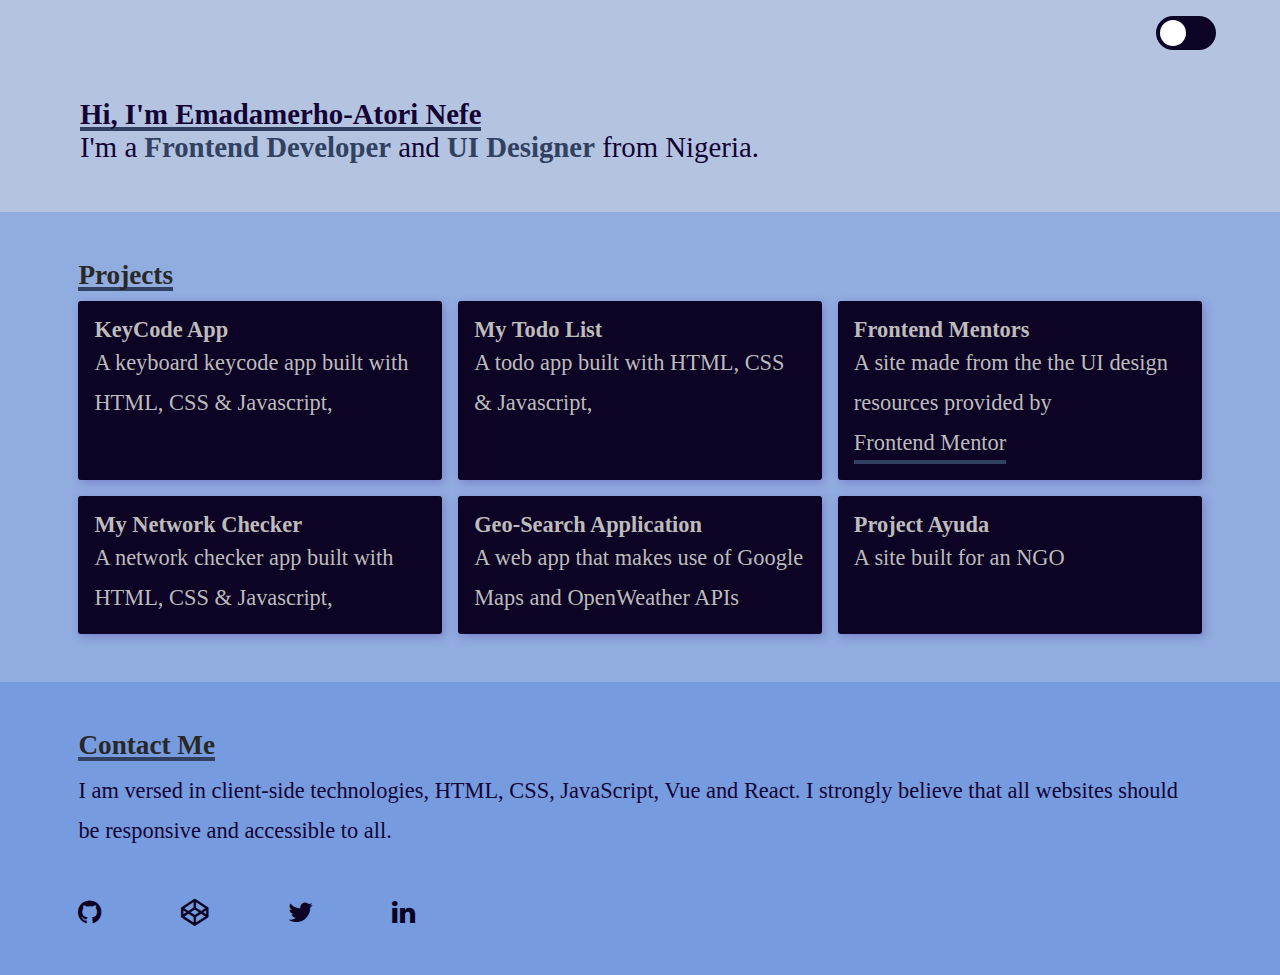
<file: index.html>
<!DOCTYPE html>
<html lang="en">
  <head>
    <meta charset="UTF-8" />
    <meta name="viewport" content="width=device-width, initial-scale=1.0" />
    <meta http-equiv="X-UA-Compatible" content="ie=edge" />
    <!-- <link
      href="https://fonts.googleapis.com/icon?family=Material+Icons"
      rel="stylesheet"
    /> -->
    <link
      rel="stylesheet"
      href="https://maxcdn.bootstrapcdn.com/font-awesome/4.6.3/css/font-awesome.min.css"
      type="text/css"
    />
    <link rel="stylesheet" href="style.css" />
    <title>Emadamerho Nefe - Frontend Web Developer</title>
  </head>
  <body>

    <!--==========HEADER SECTION==========-->
    <header>
      <div class="wrapper">
        <nav>
          <div class="theme-switch-wrapper">
            <label for="checkbox" class="theme-switch">
              <input type="checkbox" id="checkbox">
              <div class="slider round"></div>
            </label>
          </div>
        </nav>

        <!--ABOUT ME SECTION-->
        <section class="container about-section" >
          <div class="section-content">
            <h1>Hi, I'm Emadamerho-Atori Nefe</h1>
            <p class="about-me">
              I'm a<strong> Frontend Developer</strong> and <strong>UI Designer</strong> from Nigeria.
            </p>
          </div>
        </section>
      </div>
    </header>



    <main>
      <!--==========PROJECTS SECTION==========-->
      <section class="container project-section">
        <div class="wrapper">
            <h2>Projects</h2>
          <div class="section-content project-content">

            <!--KEYCODE APP-->
            <div class="project">
              <div class="project-details">
                <h3 class="project-title"> <a href="https://keyboard-keycode-app.netlify.com/?_ga=2.149416447.810850088.1569714023-2036527435.1567470034">KeyCode App</a></h3>
                <p>A keyboard keycode app built with HTML, CSS & Javascript,</p>
              </div>
            </div>

            <!--TOD0 APP-->
            <div class="project">
              <div class="project-details">
                <h3 class="project-title"> <a href="https://nefe-todo-app.netlify.com/?_ga=2.7344123.810850088.1569714023-2036527435.1567470034">My Todo List</a> </h3>
                <p>A todo app built with HTML, CSS & Javascript,</p>
              </div>
            </div>

            <!--FRONTEND MENTORS-->
            <div class="project">
              <div class="project-details">
                <h3 class="project-title"><a href="https://fe-mentor-site.netlify.com/">Frontend Mentors</a>
                </h3>
                <p>
                  A site made from the the UI design resources provided by
                  <a class="fe-mentor" href="https://www.frontendmentor.io/">Frontend Mentor</a>
                </p>
              </div>
            </div>

            <!--MY NETWORK CHECKER-->
            <div class="project">
              <div class="project-details">
                <h3 class="project-title"> <a href="https://naija-network-checker.netlify.com/">My Network Checker</a>
                </h3>
                <p>A network checker app built with HTML, CSS & Javascript,</p>
              </div>
            </div>


            <!--GEO SEARCH APP-->
            <div class="project">
              <div class="project-details">
                <h3 class="project-title"> <a href="https://nefejames.github.io/DevC-GeoSearch/">Geo-Search Application</a></h3>
                <p>A web app that makes use of Google Maps and OpenWeather APIs </p>
              </div>
            </div>


            <!--PROJECT AYUDA-->
            <div class="project">
              <div class="project-details">
                <h3 class="project-title"> <a href="https://nefejames.github.io/project-ayuda/">Project Ayuda</a></h3>
                <p>A site built for an NGO</p>
              </div>
            </div>
          </div>
        </div>
      </section>


      <!--==========CONTACT ME SECTION==========-->
      <section class="container contact-section">
        <div class="wrapper">
          <div class="contact-container section-content">
            <div class="contact-text">
              <h2>contact me</h1>
              <p>I am versed in client-side technologies, HTML, CSS, JavaScript, Vue and React. I strongly believe that all websites should be responsive and accessible to all.</p>

            </div>

            <!--Social Links-->
            <div class="links">
              <ul class="social-links">
                <li>
                  <a href="https://github.com/nefejames"><i class="fa fa-github"></i></a>
                </li>
                <li>
                  <a href="https://codepen.io/nefejames"><i class="fa fa-codepen"></i></a>
                </li>
                <li>
                  <a href="https://mobile.twitter.com/nefe_james"><i class="fa fa-twitter"></i></i></a>
                </li>
                <li>
                  <a href="https://www.linkedin.com/in/nefe-emadamerho-a0233bb7/"><i class="fa fa-linkedin"></i></i></a>
                </li>
              </ul>
            </div>
          </div>
        </div>
      </section>
    </main>

    <script src="script.js"></script>
  </body>
</html>
</file>
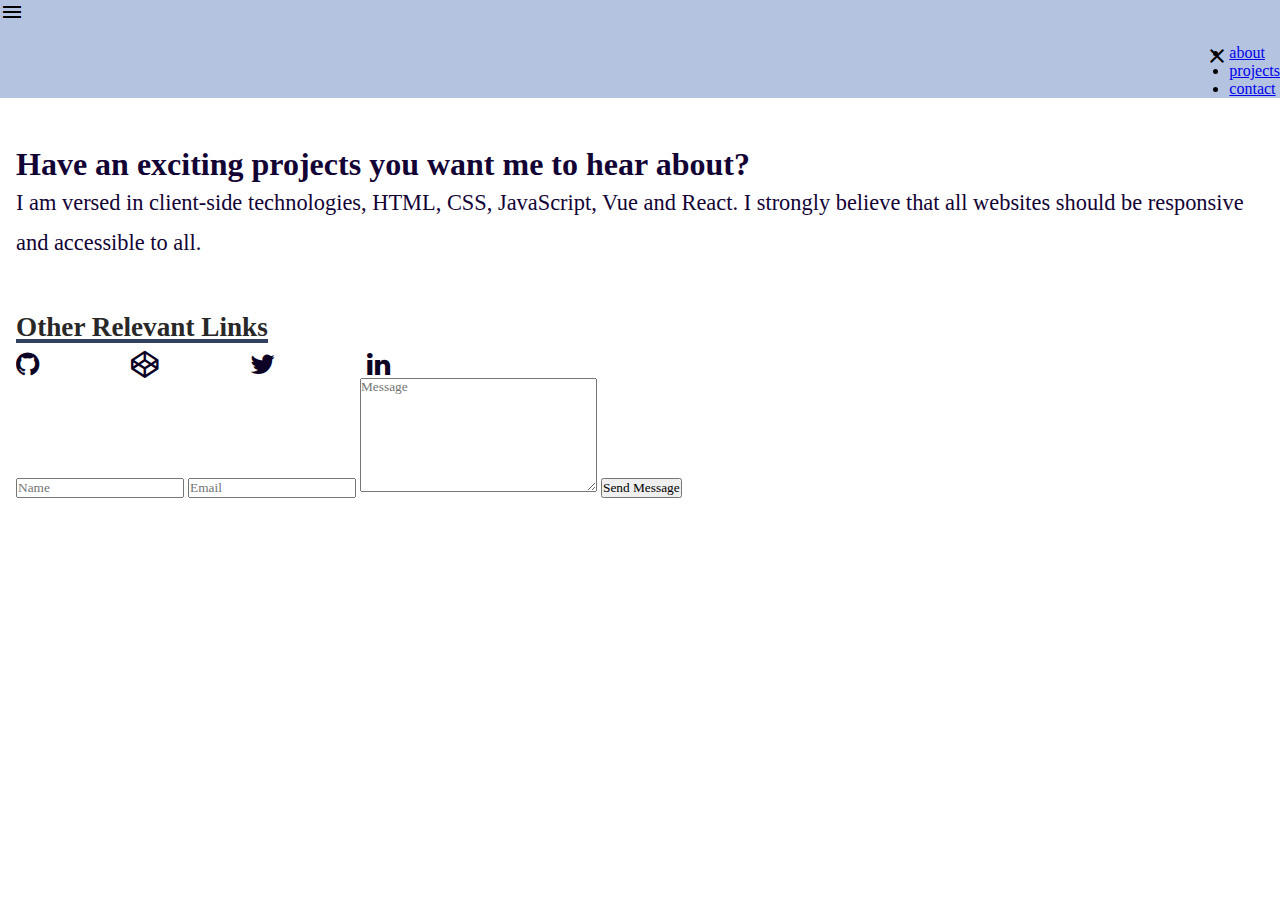
<file: contact.html>
<!DOCTYPE html>
<html lang="en">
  <head>
    <meta charset="UTF-8" />
    <meta name="viewport" content="width=device-width, initial-scale=1.0" />
    <meta http-equiv="X-UA-Compatible" content="ie=edge" />
    <link
      href="https://fonts.googleapis.com/icon?family=Material+Icons"
      rel="stylesheet"
    />
    <link
      rel="stylesheet"
      href="https://maxcdn.bootstrapcdn.com/font-awesome/4.6.3/css/font-awesome.min.css"
      type="text/css"
    />
    <link rel="stylesheet" href="style.css" />
    <title>Contact Me</title>
  </head>
  <body>
    <header>
      <i class="material-icons" id="burger">menu</i>
        <nav>
          <i class="material-icons" id="close-nav">ic_close</i>
          <ul>
            <li><a href="index.html">about</a></li>
            <li><a href="projects.html">projects</a></li>
            <li><a href="contact.html">contact</a></li>
          </ul>
        </nav>
    </header>

    <div class="container">
      <main class="contact-container">

        <div class="contact-text">
          <h1>Have an exciting projects you want me to hear about?</h1>
          <p>I am versed in client-side technologies, HTML, CSS, JavaScript, Vue and React. I strongly believe that all websites should be responsive and accessible to all.</p>
          <div class="links">
              <h2>Other relevant links</h2>
              <ul class="social-links">
                <li>
                  <a href="https://github.com/nefejames"><i class="fa fa-github"></i></a>
                </li>
                <li>
                  <a href="https://codepen.io/nefejames"><i class="fa fa-codepen"></i></a>
                </li>
                <li>
                  <a href="https://mobile.twitter.com/nefe_james"><i class="fa fa-twitter"></i></i></a>
                </li>
                <li>
                  <a href="https://www.linkedin.com/in/nefe-emadamerho-a0233bb7/"><i class="fa fa-linkedin"></i></i></a>
                </li>
              </ul>
          </div>
        </div>
        <div class="contact-form">
          <form action="">
            <input type="text" placeholder="Name">
            <input type="email" placeholder="Email">
            <textarea name="" id="" cols="30" rows="7" placeholder="Message"></textarea>
            <input type="submit" value="Send Message">
          </form>
        </div>
      </div>
    </main>
    <script src="script.js"></script>
  </body>
</html>
</file>
<file: style.css>
* {
  margin: 0;
  padding: 0;
  box-sizing: border-box;
  font-family: Poppins;
}

:root {
  --txt-clr: rgb(19, 3, 53);
  --body-bg-clr: #a1b7df;
  --heading-clr: rgb(41, 40, 40);
  --header-bg-clr: #b4c3e0;
  --box-shadow-clr: rgba(71, 37, 163, 0.3);
  --social-links-clr: var(--project-card-bg-clr);
  --slider-bg-clr: #0c0325;
  /* --about-bg-clr: #7c9ddb; */
  --projects-bg-clr: #91acdf;
  --project-card-bg-clr: #0c0325;
  --contacts-bg-clr: #769bdf;
  --strong-clr: #304161;
  --projects-txt-clr: rgb(190, 187, 187);
  --underline-clr: var(--strong-clr);
  --underline-txt-hover-clr: white;
}

[data-theme="dark"] {
  --txt-clr: #fff;
  --body-bg-clr: #404959;
  --heading-clr: var(--txt-clr);
  --header-bg-clr: #304161;
  --box-shadow-clr: #100236;
  --social-links-clr: var(--txt-clr);
  --slider-bg-clr: #bcc0e8;
  --strong-clr: #110433;
  /* --about-bg-clr: #0c0325; */
  --projects-bg-clr: #0c0325;
  --contacts-bg-clr: #070116;
  --project-card-bg-clr: #110433;
  --underline-clr: white;
  --underline-txt-hover-clr: var(--projects-bg-clr);
}

body {
  height: 100vh;
  display: flex;
  flex-direction: column;
}

.container {
  width: 100%;
  padding: 3rem 1rem;
}

h3,
p:not(.about-me) {
  font-size: 1.4rem;
}

h1,
p {
  color: var(--txt-clr);
}

/*HEADER SECTION STYLES*/
header {
  background: var(--header-bg-clr);
}

nav {
  display: flex;
  padding: 1rem 0 0 0;
  justify-content: flex-end;
}

.theme-switch-wrapper {
  display: flex;
  align-items: center;
}

.theme-switch {
  display: inline-block;
  height: 34px;
  position: relative;
  width: 60px;
}

.theme-switch input {
  display: none;
}

.slider {
  background: var(--slider-bg-clr);
  bottom: 0;
  cursor: pointer;
  left: 0;
  position: absolute;
  right: 0;
  top: 0;
  transition: 0.4s;
}

.slider::before {
  background: #fff;
  bottom: 4px;
  content: "";
  height: 26px;
  left: 4px;
  position: absolute;
  transition: 0.4s;
  width: 26px;
}

input:checked + .slider {
  background: var(--slider-bg-clr);
}

input:checked + .slider::before {
  transform: translateX(26px);
}

.slider.round {
  border-radius: 34px;
}

.slider.round::before {
  border-radius: 50%;
}

/*ABOUT SECTION STYLES*/
.about-section h1,
.about-section p {
  font-size: 1.8rem;
}

div.section-content .about-me strong {
  color: var(--strong-clr);
}

/*MAIN CONTENT STYLES*/
main h2 {
  color: var(--heading-clr);
  margin-bottom: 0.6rem;
  text-transform: capitalize;
  font-size: 1.7rem;
}

main p {
  font-size: 1.3rem;
  line-height: 1.8;
}

/*PROJECT PAGE STYLES*/

.project-section {
  background: var(--projects-bg-clr);
}

.project-content {
  display: grid;
  grid-template-columns: repeat(auto-fit, minmax(300px, 1fr));
  grid-gap: 1rem;
}

.project {
  /* margin: 1rem; */
  border-radius: 3px;
  box-shadow: 2px 3px 10px var(--box-shadow-clr);
  background: var(--project-card-bg-clr);
}

.project p {
  color: var(--projects-txt-clr);
}

.project h3 a,
a.fe-mentor {
  color: var(--projects-txt-clr);
}

.project-details {
  padding: 1rem;
}

.project a {
  text-decoration: none;
}

.project-title {
  color: var(--heading-clr);
}

/*CONTACT ME STYLES*/
.contact-section {
  background: var(--contacts-bg-clr);
  padding-bottom: 3rem;
}

.links {
  margin-top: 3rem;
}

.links h2 {
  color: var(--heading-clr);
  margin-bottom: 0.5rem;
}

ul.social-links {
  list-style: none;
  display: flex;
  width: 50%;
  justify-content: space-between;
}

ul.social-links a i {
  font-size: 1.7rem;
  color: var(--social-links-clr);
}

/*===========EXPERIMENTS===========*/
header h1,
main h2,
.project a.fe-mentor {
  background: linear-gradient(
    to bottom,
    var(--underline-clr) 0%,
    var(--underline-clr) 100%
  );
  background-position: 0 100%;
  background-repeat: repeat-x;
  background-size: 4px 4px;
  transition: background-size 0.2s;
  display: inline-block;
}

header h1:hover,
main h2:hover,
.project a.fe-mentor:hover {
  background-size: 4px 150px;
  color: var(--underline-txt-hover-clr);
}

.wrapper {
  width: 90%;
  margin: 0 auto;
}

@media screen and (min-width: 600px) {
  ul.social-links {
    width: 30%;
  }
}
</file>
